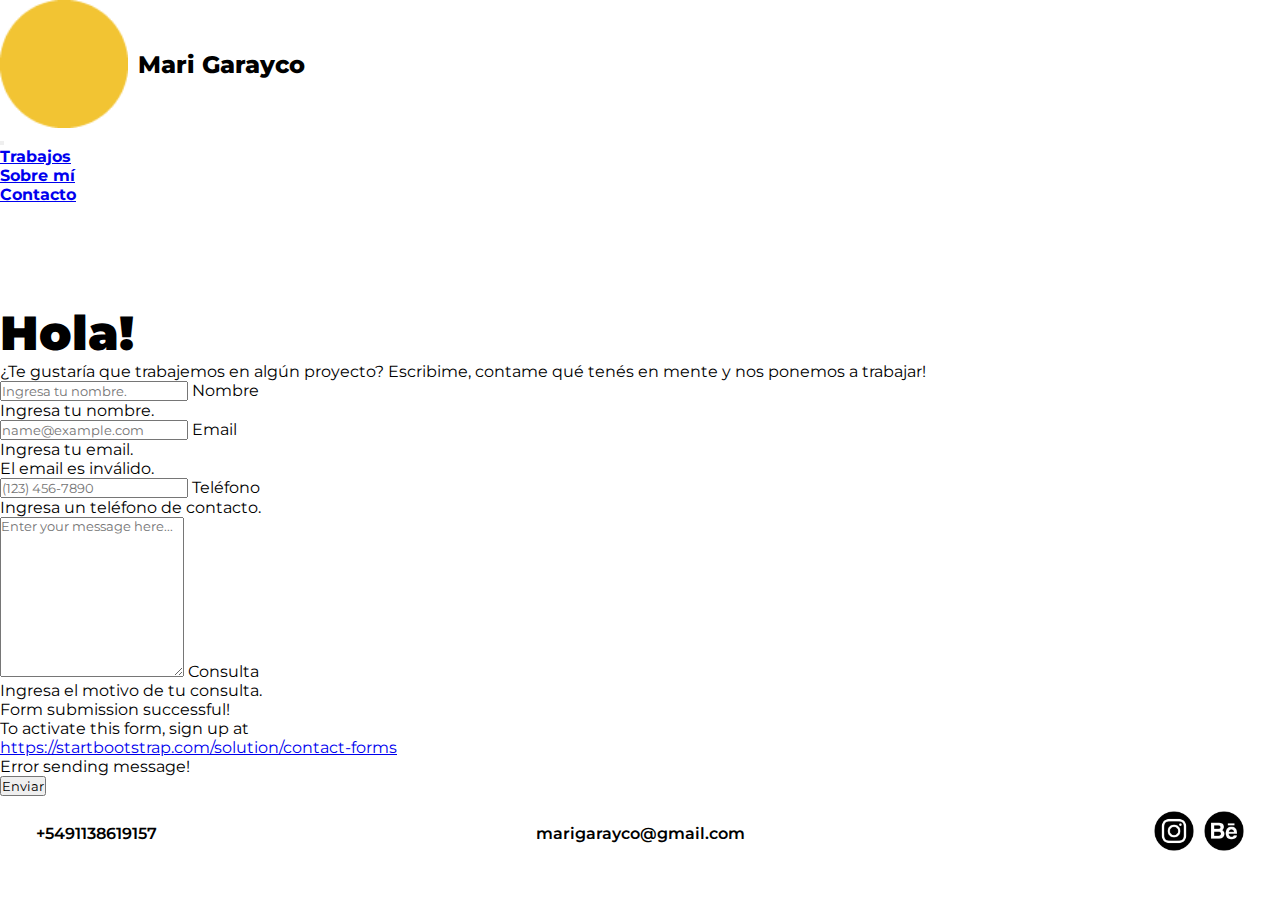
<file: pages/contacto.html>
<!DOCTYPE html>
<html lang="en">
<head>
    <meta charset="UTF-8">
    <meta http-equiv="X-UA-Compatible" content="IE=edge">
    <meta name="viewport" content="width=device-width, initial-scale=1.0">
    <link rel="icon" type="image/x-icon" href="../img/logo.png">
    <!-- TAGS SEO -->
    <title>Mari Garayco | Trabajos</title>
    <meta name="description" content="¿Querés generar contenido fotográfico o audiovisual para tu marca? ¡Contame sobre tu proyecto y charlemos! +5491138619157 // marigarayco@gmail.com">
    <meta name="keywords" content="mari garayco, fotografia, video, diseño, audiovisual, edicion, portfolio, contenido, redes, fotografa, filmmaker, creativo, contacto, mail, telefono">
    <!-- CSS only -->
    <link href="https://cdn.jsdelivr.net/npm/bootstrap@5.2.0-beta1/dist/css/bootstrap.min.css" rel="stylesheet" integrity="sha384-0evHe/X+R7YkIZDRvuzKMRqM+OrBnVFBL6DOitfPri4tjfHxaWutUpFmBp4vmVor" crossorigin="anonymous">
    <!-- FONT MONTSERRAT -->
    <link rel="preconnect" href="https://fonts.googleapis.com">
    <link rel="preconnect" href="https://fonts.gstatic.com" crossorigin>
    <link href="https://fonts.googleapis.com/css2?family=Montserrat:ital,wght@0,300;0,400;0,500;0,600;0,700;0,800;0,900;1,300;1,400;1,500;1,600;1,700;1,800;1,900&display=swap" rel="stylesheet">
    <!-- CSS -->
    <link rel="stylesheet" href="../sass/style.css">

</head>
<body>
    <header id="header">
        <nav class="navbar navbar-expand-lg fixed-top bg-light">
            <div class="container-fluid">
                <a class="navbar-brand logo" href="../index.html">
                    <img src="../img/logo.png" alt="Círculo amarillo" class="logo-circulo">
                    <h2>Mari Garayco</h2>
                </a>
                <button class="navbar-toggler" type="button" data-bs-toggle="collapse" data-bs-target="#navbarNav" aria-controls="navbarNav" aria-expanded="false" aria-label="Toggle navigation">
                    <span class="navbar-toggler-icon"></span>
                </button>
                <div class="collapse navbar-collapse" id="navbarNav">
                    <ul class="navbar-nav">
                        <li class="nav-item">
                            <a class="nav-link" href="./trabajos.html">Trabajos</a>
                        </li>
                        <li class="nav-item">
                            <a class="nav-link" href="./sobre-mi.html">Sobre mí</a>
                        </li>
                        <li class="nav-item">
                            <a class="nav-link" href="./contacto.html">Contacto</a>
                        </li>
                    </ul>
                </div>
            </div>
          </nav>
    </header>

    <section class="page-section" id="contact">
        <div class="container px-4 px-lg-5">
            <div class="row gx-4 gx-lg-5 justify-content-center">
                <div class="col-lg-8 col-xl-6 text-center">
                    <h2 class="mt-0">Hola!</h2>
                    <p class="text-muted mb-5">¿Te gustaría que trabajemos en algún proyecto? Escribime, contame qué tenés en mente y nos ponemos a trabajar!</p>
                </div>
            </div>
            <div class="row gx-4 gx-lg-5 justify-content-center mb-5">
                <div class="col-lg-6">
                    <!-- * * * * * * * * * * * * * * *-->
                    <!-- * * SB Forms Contact Form * *-->
                    <!-- * * * * * * * * * * * * * * *-->
                    <!-- This form is pre-integrated with SB Forms.-->
                    <!-- To make this form functional, sign up at-->
                    <!-- https://startbootstrap.com/solution/contact-forms-->
                    <!-- to get an API token!-->
                    <form id="contactForm" data-sb-form-api-token="API_TOKEN">
                        <!-- Name input-->
                        <div class="form-floating mb-3">
                            <input class="form-control" id="name" type="text" placeholder="Ingresa tu nombre." data-sb-validations="required" />
                            <label for="name">Nombre</label>
                            <div class="invalid-feedback" data-sb-feedback="name:required">Ingresa tu nombre.</div>
                        </div>
                        <!-- Email address input-->
                        <div class="form-floating mb-3">
                            <input class="form-control" id="email" type="email" placeholder="name@example.com" data-sb-validations="required,email" />
                            <label for="email">Email</label>
                            <div class="invalid-feedback" data-sb-feedback="email:required">Ingresa tu email.</div>
                            <div class="invalid-feedback" data-sb-feedback="email:email">El email es inválido.</div>
                        </div>
                        <!-- Phone number input-->
                        <div class="form-floating mb-3">
                            <input class="form-control" id="phone" type="tel" placeholder="(123) 456-7890" data-sb-validations="required" />
                            <label for="phone">Teléfono</label>
                            <div class="invalid-feedback" data-sb-feedback="phone:required">Ingresa un teléfono de contacto.</div>
                        </div>
                        <!-- Message input-->
                        <div class="form-floating mb-3">
                            <textarea class="form-control" id="message" type="text" placeholder="Enter your message here..." style="height: 10rem" data-sb-validations="required"></textarea>
                            <label for="message">Consulta</label>
                            <div class="invalid-feedback" data-sb-feedback="message:required">Ingresa el motivo de tu consulta.</div>
                        </div>
                        <!-- Submit success message-->
                        <!---->
                        <!-- This is what your users will see when the form-->
                        <!-- has successfully submitted-->
                        <div class="d-none" id="submitSuccessMessage">
                            <div class="text-center mb-3">
                                <div class="fw-bolder">Form submission successful!</div>
                                To activate this form, sign up at
                                <br />
                                <a href="https://startbootstrap.com/solution/contact-forms">https://startbootstrap.com/solution/contact-forms</a>
                            </div>
                        </div>
                        <!-- Submit error message-->
                        <!---->
                        <!-- This is what your users will see when there is-->
                        <!-- an error submitting the form-->
                        <div class="d-none" id="submitErrorMessage"><div class="text-center text-danger mb-3">Error sending message!</div></div>
                        <!-- Submit Button-->
                        <div class="d-grid"><button class="btn btn-primary btn-xl disabled" id="submitButton" type="submit">Enviar</button></div>
                    </form>
                </div>
            </div>
            <div class="row gx-4 gx-lg-5 justify-content-center">
                
            </div>
        </div>
    </section>

    <footer id="pie">
        <div class="pie-izq">
            <a href="https://wa.me/5491138519157" target="_blank" class="pie__numero">+5491138619157</a> 
            <a href="mailto:marigarayco@gmail.com" target="_blank" class="pie__mail">marigarayco@gmail.com</a>
        </div>
        <div class="pie-der">
            <a href="https://www.instagram.com/marigarayco/" target="_blank">
                <img src="../img/icono-instagram-relleno.png" alt="Logo Instagram" class="redes">
            </a>
            <a href="https://www.behance.net/marigarayco" target="_blank">
                <img src="../img/icono-behance-relleno.png" alt="Logo Behance" class="redes">
            </a>
        </div>
    </footer>

<!-- JavaScript Bundle with Popper -->
<script src="https://cdn.jsdelivr.net/npm/bootstrap@5.2.0-beta1/dist/js/bootstrap.bundle.min.js" integrity="sha384-pprn3073KE6tl6bjs2QrFaJGz5/SUsLqktiwsUTF55Jfv3qYSDhgCecCxMW52nD2" crossorigin="anonymous"></script> 
</body>
</html>
</file>
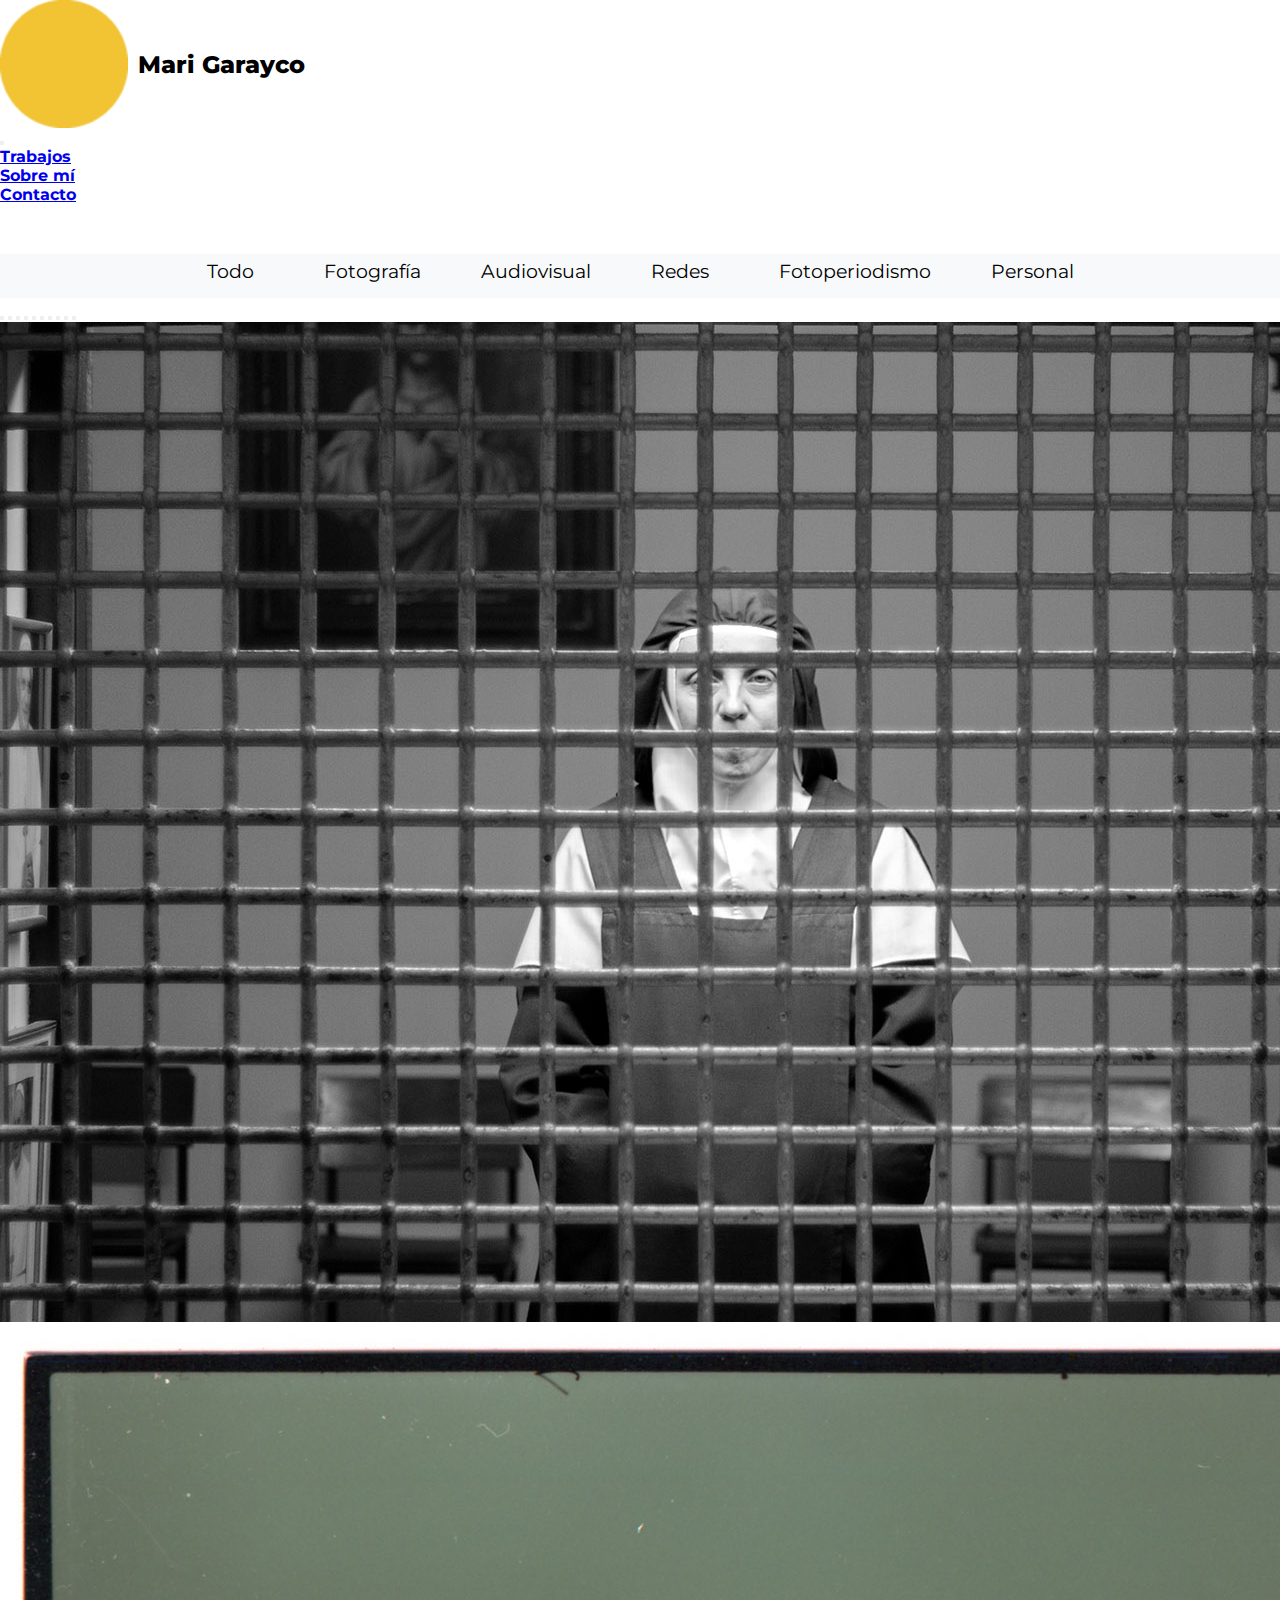
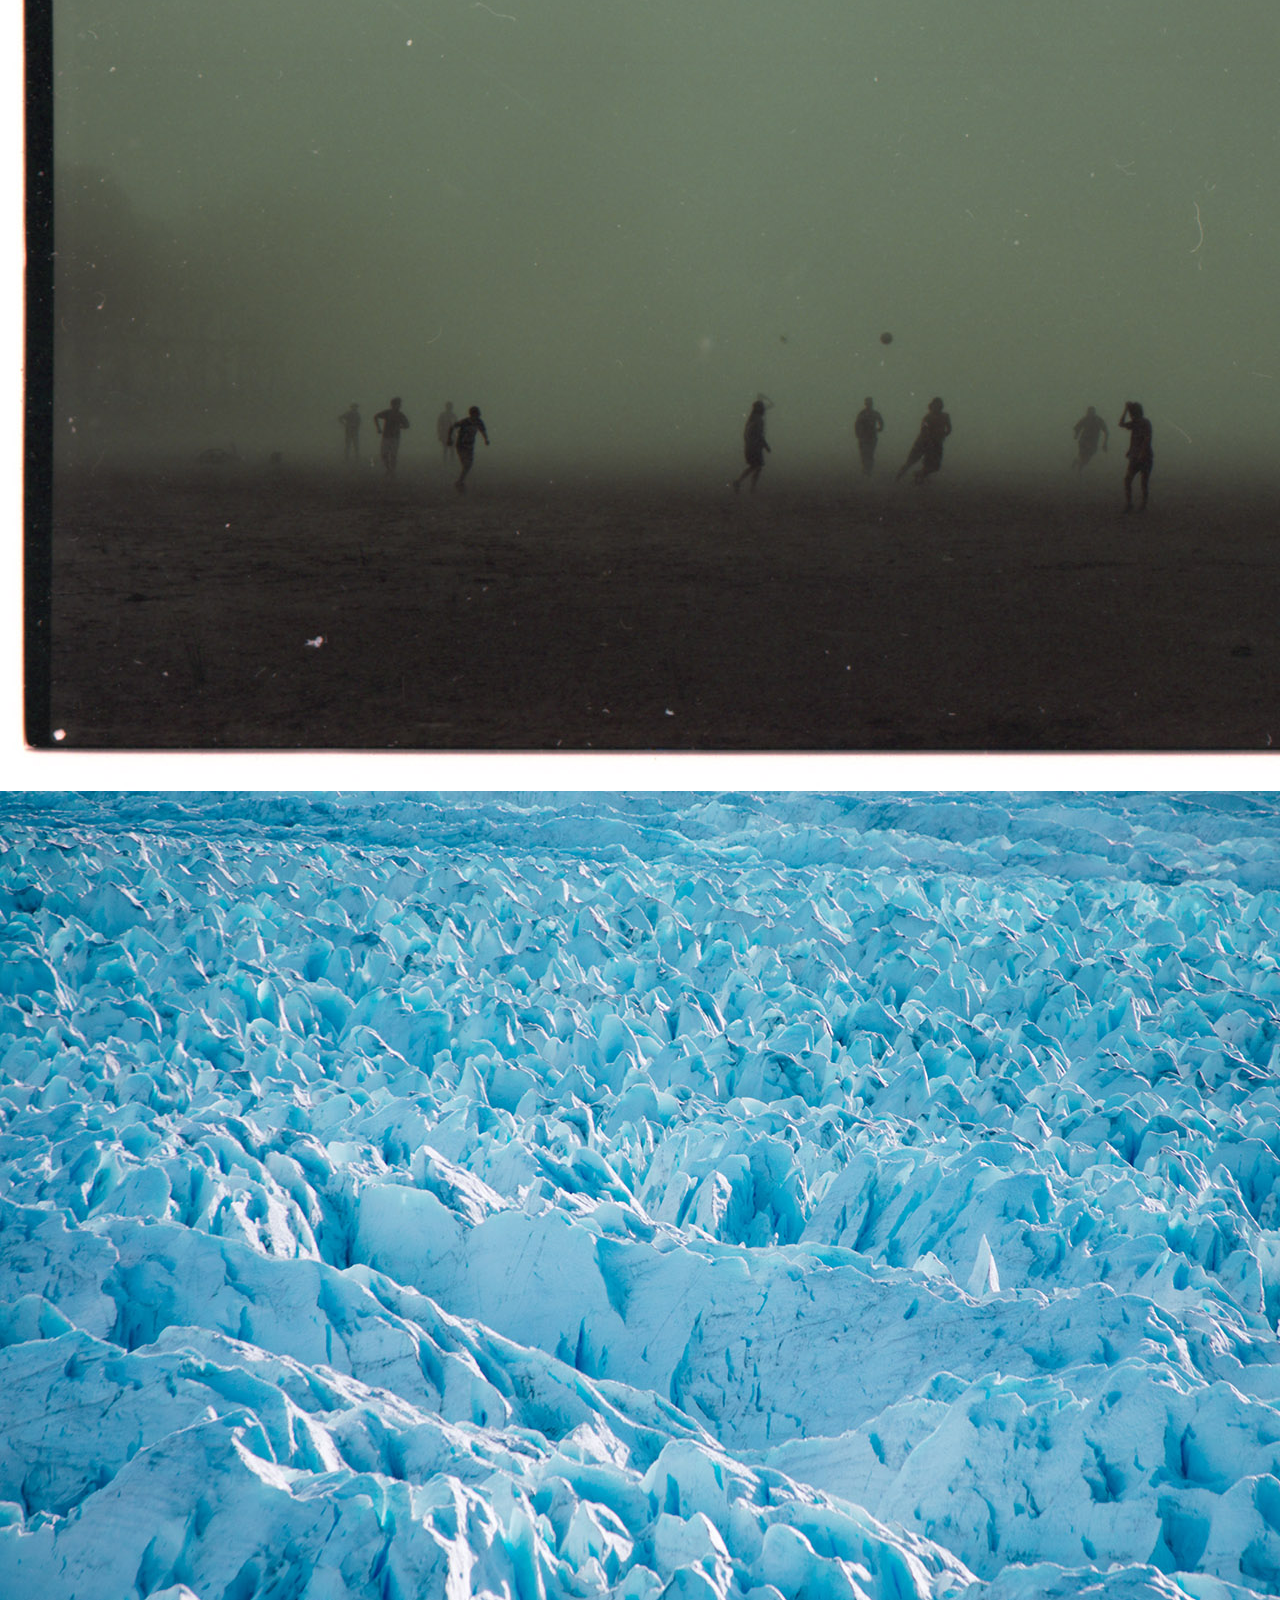
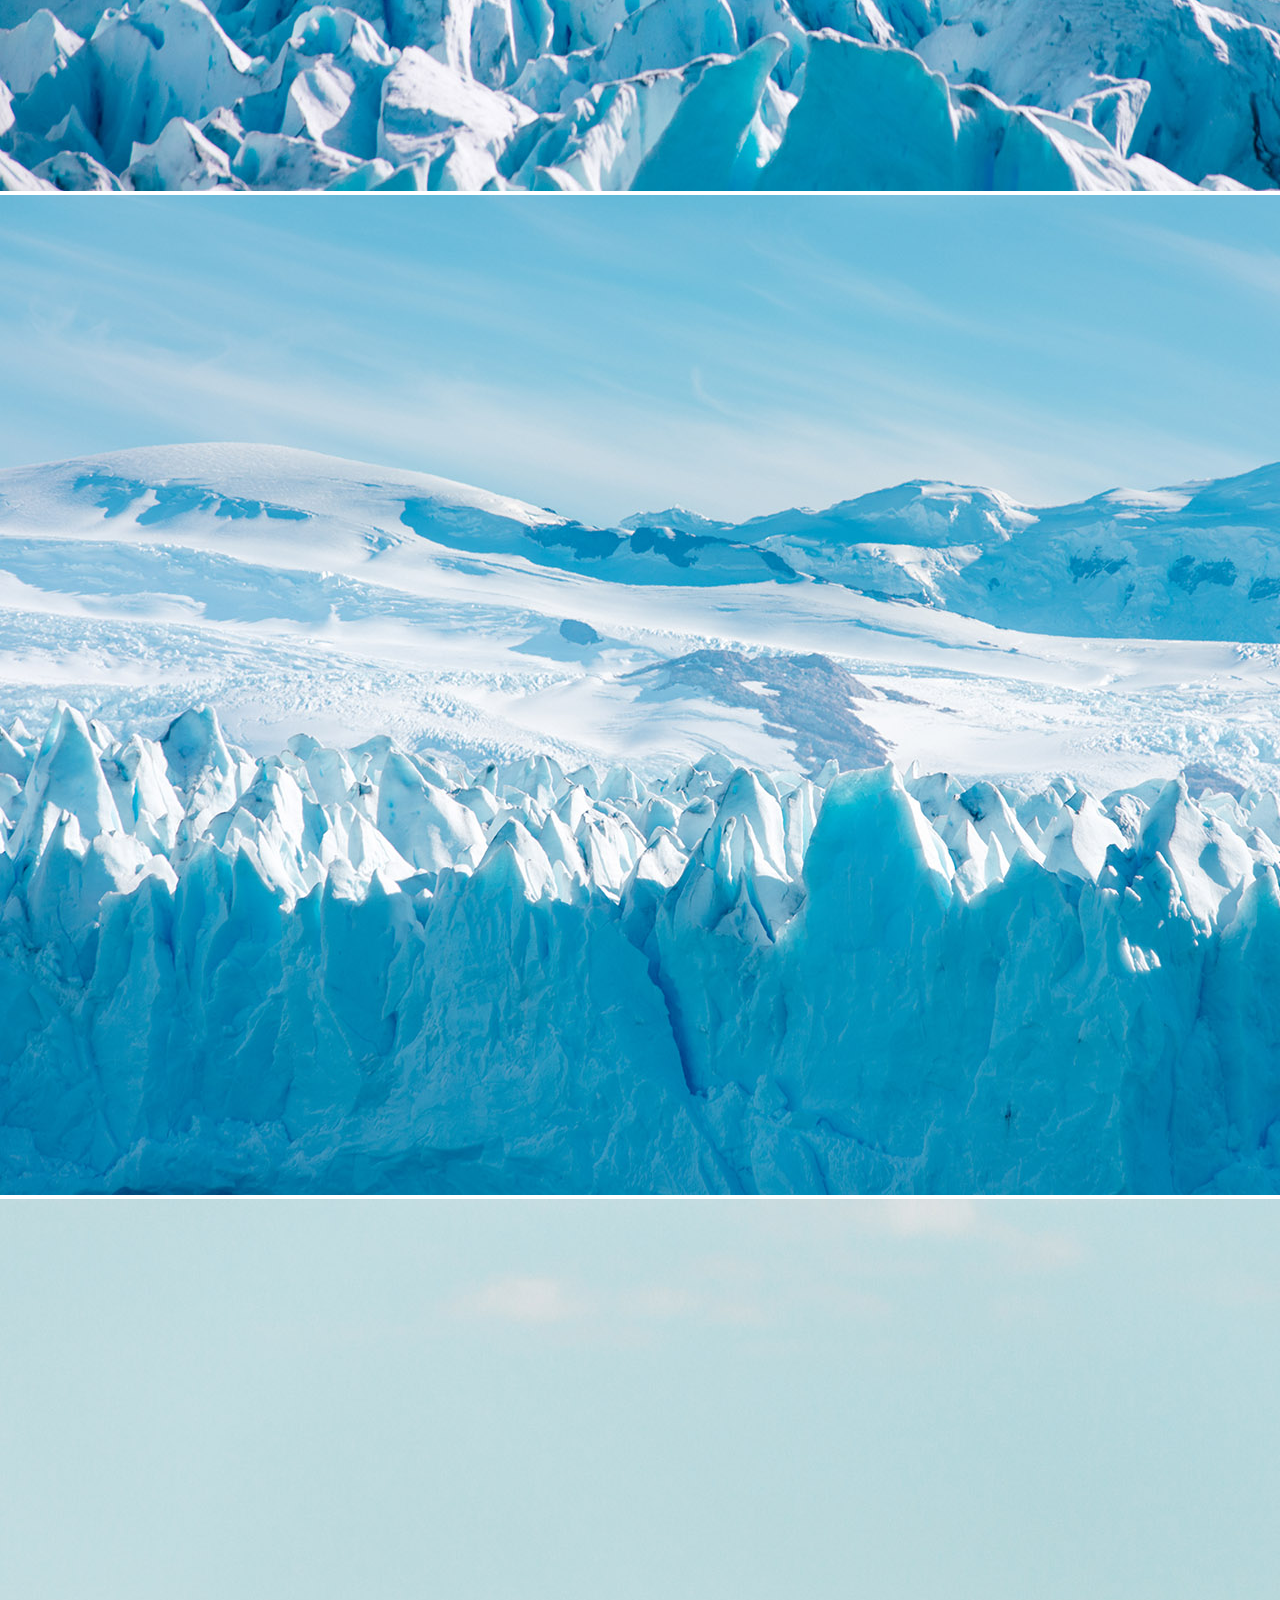
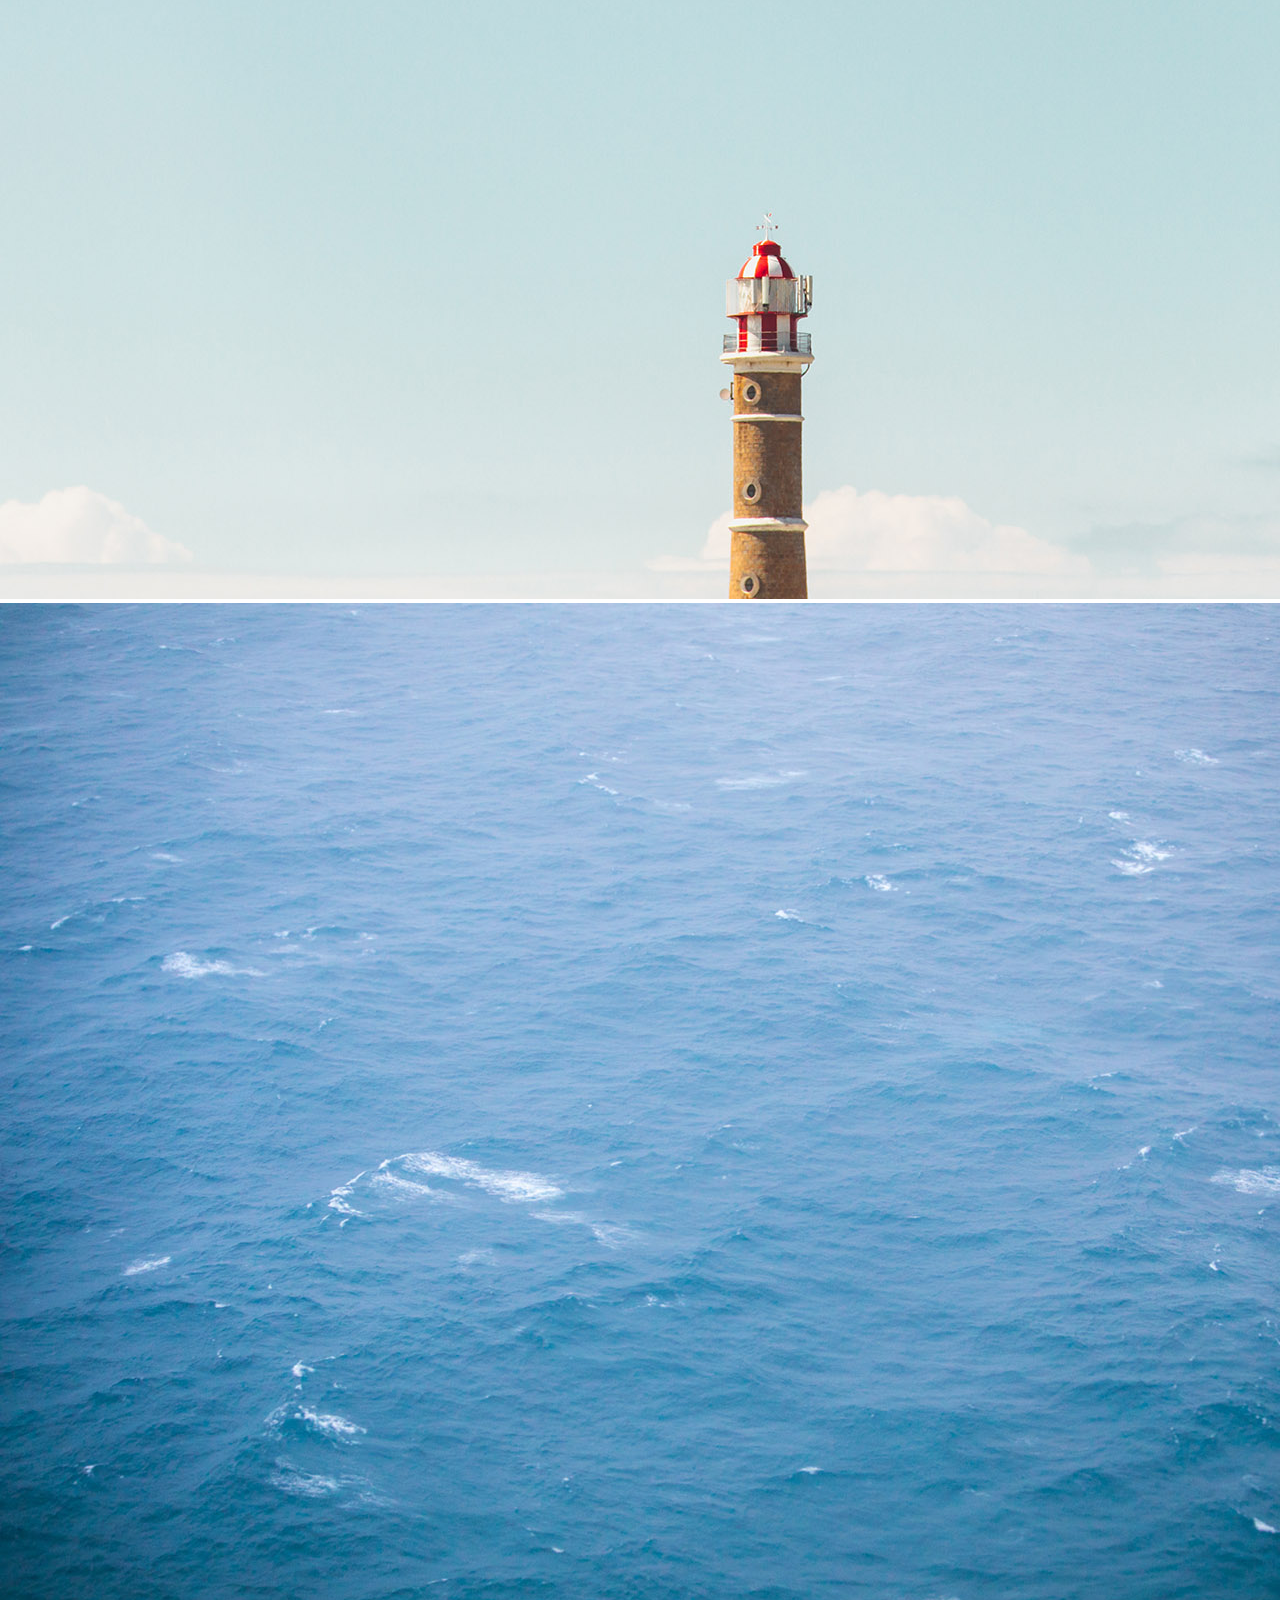
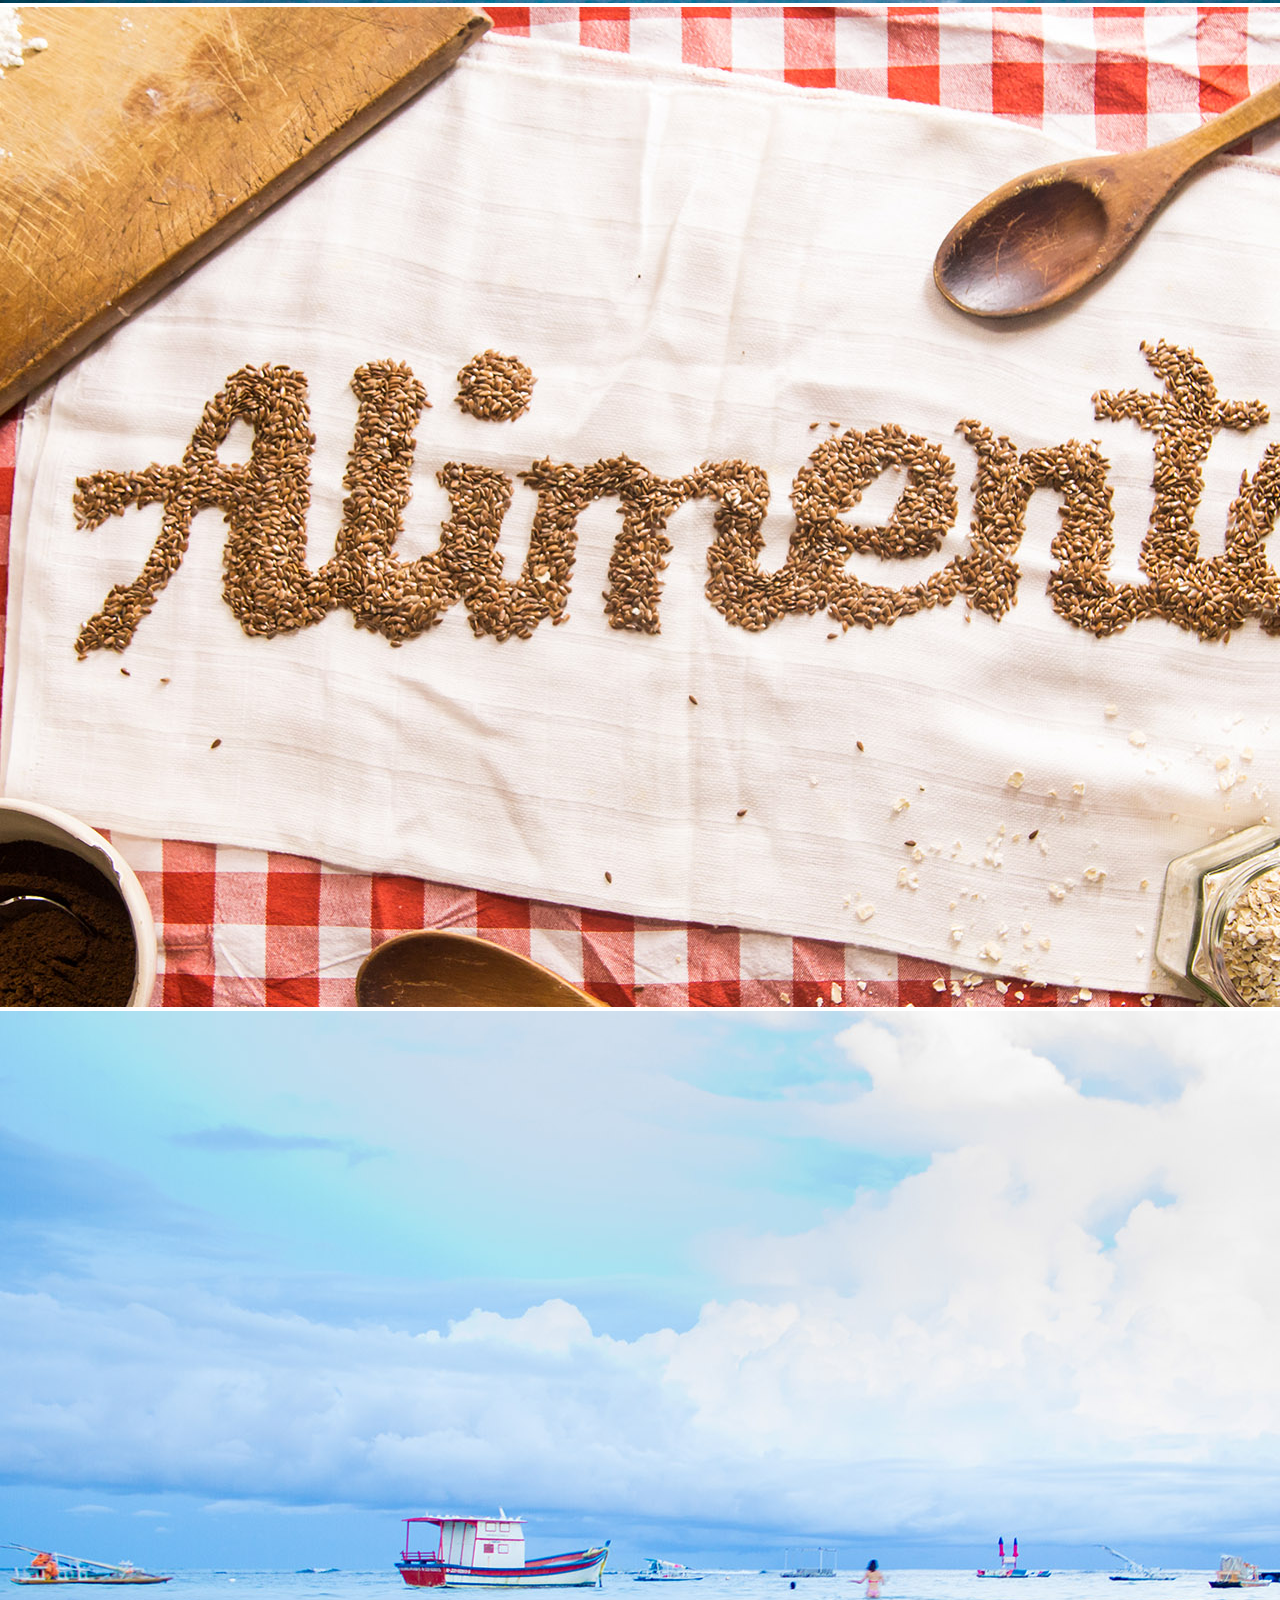
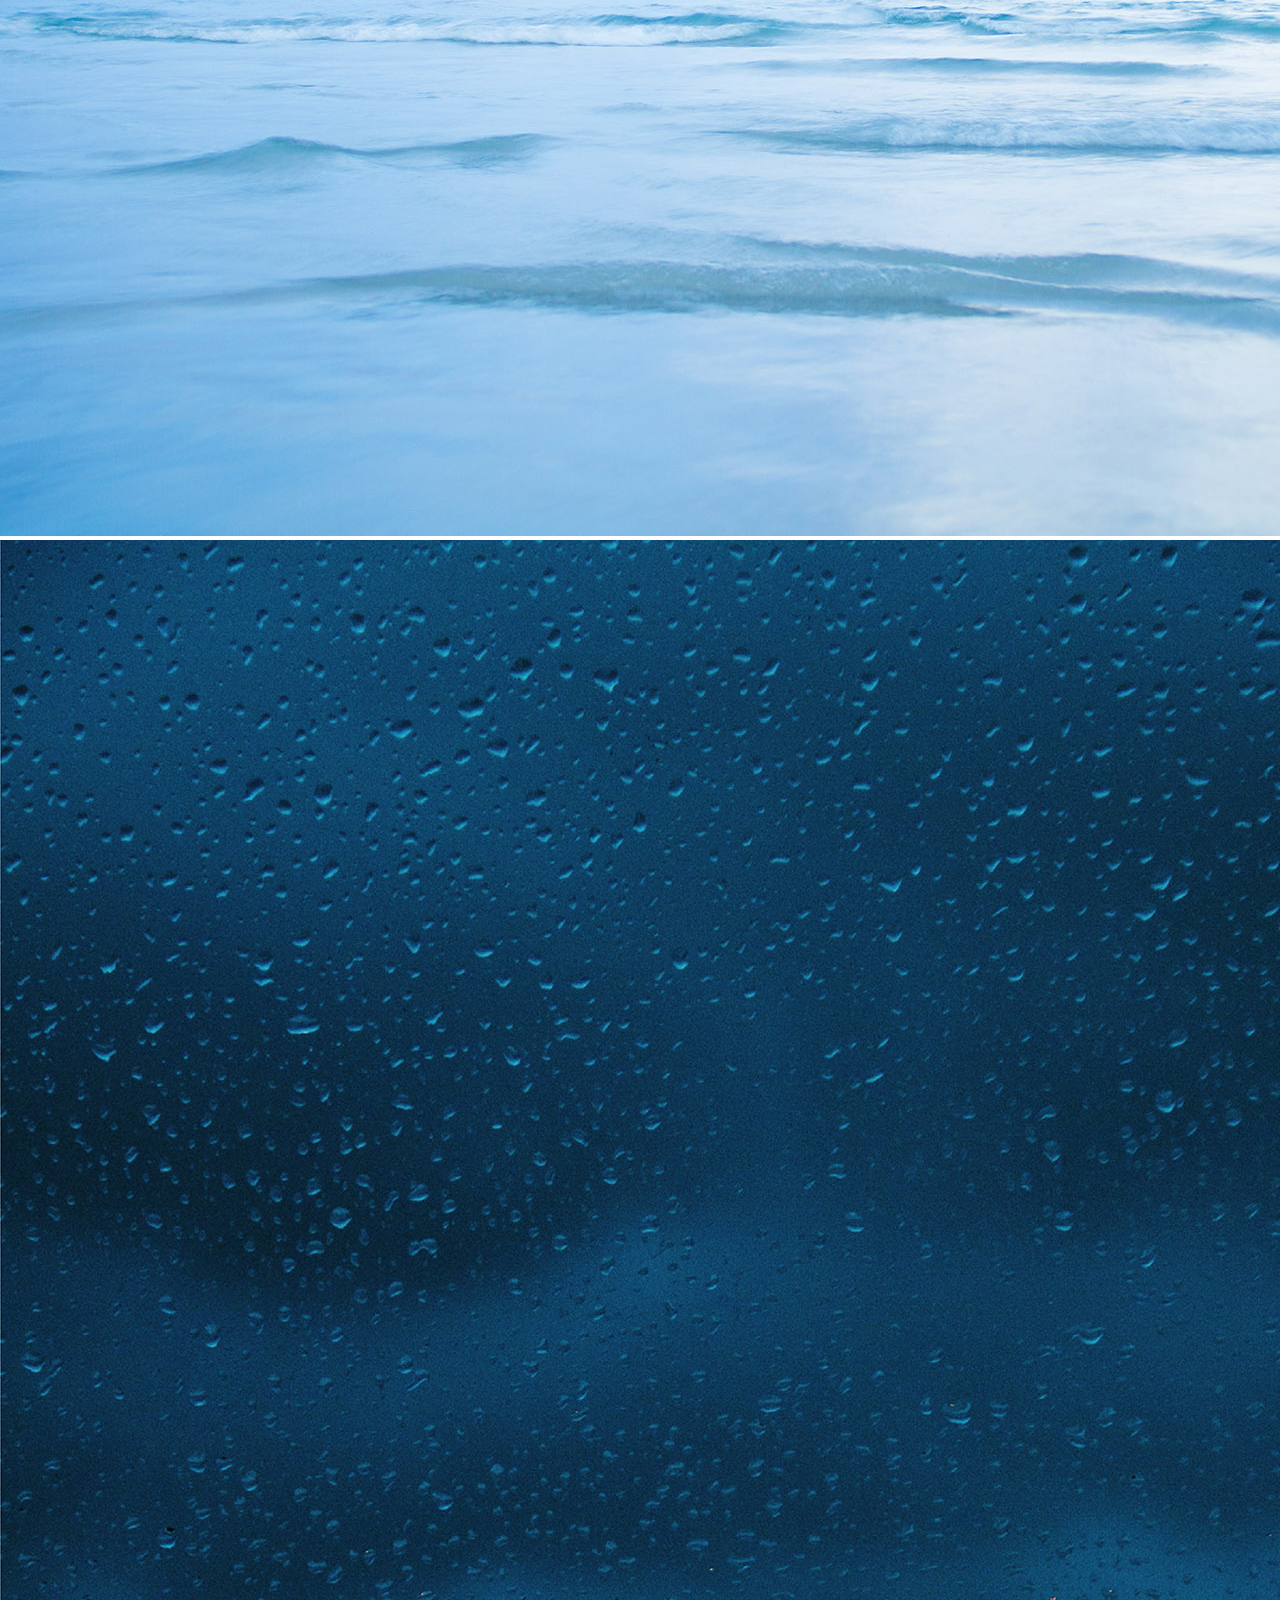
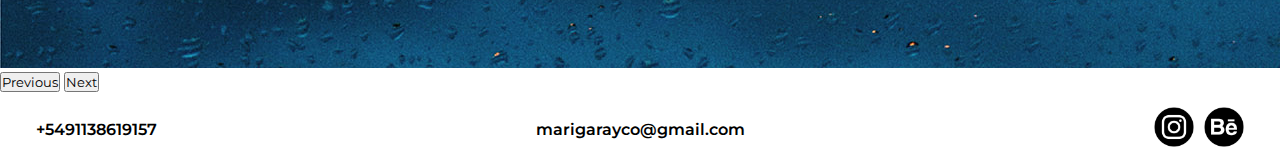
<file: pages/personal.html>
<!DOCTYPE html>
<html lang="en">
<head>
    <meta charset="UTF-8">
    <meta http-equiv="X-UA-Compatible" content="IE=edge">
    <meta name="viewport" content="width=device-width, initial-scale=1.0">
    <link rel="icon" type="image/x-icon" href="../img/logo.png">
    <!-- TAGS SEO -->
    <title>Mari Garayco | Trabajos</title>
    <meta name="description" content="Diseño, dirección y producción de contenido fotográfico y audiovisual de piezas acorde al proyecto del cliente.">
    <meta name="keywords" content="mari garayco, fotografia, video, diseño, audiovisual, edicion, portfolio, contenido, redes, fotografa, filmmaker, creativo, trabajos, portfolio">
    <!-- CSS only -->
    <link href="https://cdn.jsdelivr.net/npm/bootstrap@5.2.0-beta1/dist/css/bootstrap.min.css" rel="stylesheet" integrity="sha384-0evHe/X+R7YkIZDRvuzKMRqM+OrBnVFBL6DOitfPri4tjfHxaWutUpFmBp4vmVor" crossorigin="anonymous">
    <!-- FONT MONTSERRAT -->
    <link rel="preconnect" href="https://fonts.googleapis.com">
    <link rel="preconnect" href="https://fonts.gstatic.com" crossorigin>
    <link href="https://fonts.googleapis.com/css2?family=Montserrat:ital,wght@0,300;0,400;0,500;0,600;0,700;0,800;0,900;1,300;1,400;1,500;1,600;1,700;1,800;1,900&display=swap" rel="stylesheet">
    <!-- CSS -->
    <link rel="stylesheet" href="../sass/style.css">
</head>
<body>
    <header id="header">
        <nav class="navbar navbar-expand-lg fixed-top bg-light">
            <div class="container-fluid">
                <a class="navbar-brand logo" href="../index.html">
                    <img src="../img/logo.png" alt="Círculo amarillo" class="logo-circulo">
                    <h2>Mari Garayco</h2>
                </a>
                <button class="navbar-toggler" type="button" data-bs-toggle="collapse" data-bs-target="#navbarNav" aria-controls="navbarNav" aria-expanded="false" aria-label="Toggle navigation">
                    <span class="navbar-toggler-icon"></span>
                </button>
                <div class="collapse navbar-collapse" id="navbarNav">
                    <ul class="navbar-nav">
                        <li class="nav-item">
                            <a class="nav-link" href="./trabajos.html">Trabajos</a>
                        </li>
                        <li class="nav-item">
                            <a class="nav-link" href="./sobre-mi.html">Sobre mí</a>
                        </li>
                        <li class="nav-item">
                            <a class="nav-link" href="./contacto.html">Contacto</a>
                        </li>
                    </ul>
                </div>
            </div>
          </nav>
    </header>
    <nav class="nav-trabajos">
        <div class="nav-trabajos-contenedor">
            <ul>
                <li><a href="./trabajos.html">Todo</a></li>
            </ul>
        </div>
        <div class="nav-trabajos-contenedor">
            <ul>
                <li><a href="#">Fotografía</a></li>
                <li><a href="#">Audiovisual</a></li>
                <li><a href="#">Redes</a></li>
                </ul>
            </div>
            <div class="nav-trabajos-contenedor">
                <ul>
                <li><a href="#">Fotoperiodismo</a></li>
                <li><a href="#">Personal</a></li>
            </ul>
        </div>
    </nav>

    <main>
        <div id="carouselExampleIndicators" class="carousel slide" data-bs-ride="true">
            <div class="carousel-indicators">
              <button type="button" data-bs-target="#carouselExampleIndicators" data-bs-slide-to="0" class="active" aria-current="true" aria-label="Slide 1"></button>
              <button type="button" data-bs-target="#carouselExampleIndicators" data-bs-slide-to="1" aria-label="Slide 2"></button>
              <button type="button" data-bs-target="#carouselExampleIndicators" data-bs-slide-to="2" aria-label="Slide 3"></button>
              <button type="button" data-bs-target="#carouselExampleIndicators" data-bs-slide-to="3" aria-label="Slide 4"></button>
              <button type="button" data-bs-target="#carouselExampleIndicators" data-bs-slide-to="4" aria-label="Slide 5"></button>
              <button type="button" data-bs-target="#carouselExampleIndicators" data-bs-slide-to="7" aria-label="Slide 6"></button>
              <button type="button" data-bs-target="#carouselExampleIndicators" data-bs-slide-to="8" aria-label="Slide 7"></button>
              <button type="button" data-bs-target="#carouselExampleIndicators" data-bs-slide-to="9" aria-label="Slide 8"></button>
              <button type="button" data-bs-target="#carouselExampleIndicators" data-bs-slide-to="10" aria-label="Slide 9"></button>
              <button type="button" data-bs-target="#carouselExampleIndicators" data-bs-slide-to="11" aria-label="Slide 10"></button>

            </div>
            <div class="carousel-inner">
              <div class="carousel-item active">
                <img src="../img/img-portfolio-personal/portfolio-personal-01.jpg" class="d-block w-100" alt="...">
              </div>
              <div class="carousel-item">
                <img src="../img/img-portfolio-personal/portfolio-personal-02.jpg" class="d-block w-100" alt="...">
              </div>
              <div class="carousel-item">
                <img src="../img/img-portfolio-personal/portfolio-personal-04.jpg" class="d-block w-100" alt="...">
              </div>
              <div class="carousel-item">
                <img src="../img/img-portfolio-personal/portfolio-personal-05.jpg" class="d-block w-100" alt="...">
              </div>
              <div class="carousel-item">
                <img src="../img/img-portfolio-personal/portfolio-personal-06.jpg" class="d-block w-100" alt="...">
              </div>
              <div class="carousel-item">
                <img src="../img/img-portfolio-personal/portfolio-personal-07.jpg" class="d-block w-100" alt="...">
              </div>
              <div class="carousel-item">
                <img src="../img/img-portfolio-personal/portfolio-personal-08.jpg" class="d-block w-100" alt="...">
              </div>
              <div class="carousel-item">
                <img src="../img/img-portfolio-personal/portfolio-personal-09.jpg" class="d-block w-100" alt="...">
              </div>
              <div class="carousel-item">
                <img src="../img/img-portfolio-personal/portfolio-personal-10.jpg" class="d-block w-100" alt="...">
              </div>
            </div>
            <button class="carousel-control-prev" type="button" data-bs-target="#carouselExampleIndicators" data-bs-slide="prev">
              <span class="carousel-control-prev-icon" aria-hidden="true"></span>
              <span class="visually-hidden">Previous</span>
            </button>
            <button class="carousel-control-next" type="button" data-bs-target="#carouselExampleIndicators" data-bs-slide="next">
              <span class="carousel-control-next-icon" aria-hidden="true"></span>
              <span class="visually-hidden">Next</span>
            </button>
          </div>
    </main>

    <footer id="pie">
        <div class="pie-izq">
            <a href="https://wa.me/5491138519157" target="_blank" class="pie__numero">+5491138619157</a> 
            <a href="mailto:marigarayco@gmail.com" target="_blank" class="pie__mail">marigarayco@gmail.com</a>
        </div>
        <div class="pie-der">
            <a href="https://www.instagram.com/marigarayco/" target="_blank">
                <img src="../img/icono-instagram-relleno.png" alt="Logo Instagram" class="redes">
            </a>
            <a href="https://www.behance.net/marigarayco" target="_blank">
                <img src="../img/icono-behance-relleno.png" alt="Logo Behance" class="redes">
            </a>
        </div>
    </footer>

<!-- JavaScript Bundle with Popper -->
<script src="https://cdn.jsdelivr.net/npm/bootstrap@5.2.0-beta1/dist/js/bootstrap.bundle.min.js" integrity="sha384-pprn3073KE6tl6bjs2QrFaJGz5/SUsLqktiwsUTF55Jfv3qYSDhgCecCxMW52nD2" crossorigin="anonymous"></script> 
</body>
</html>
</file>
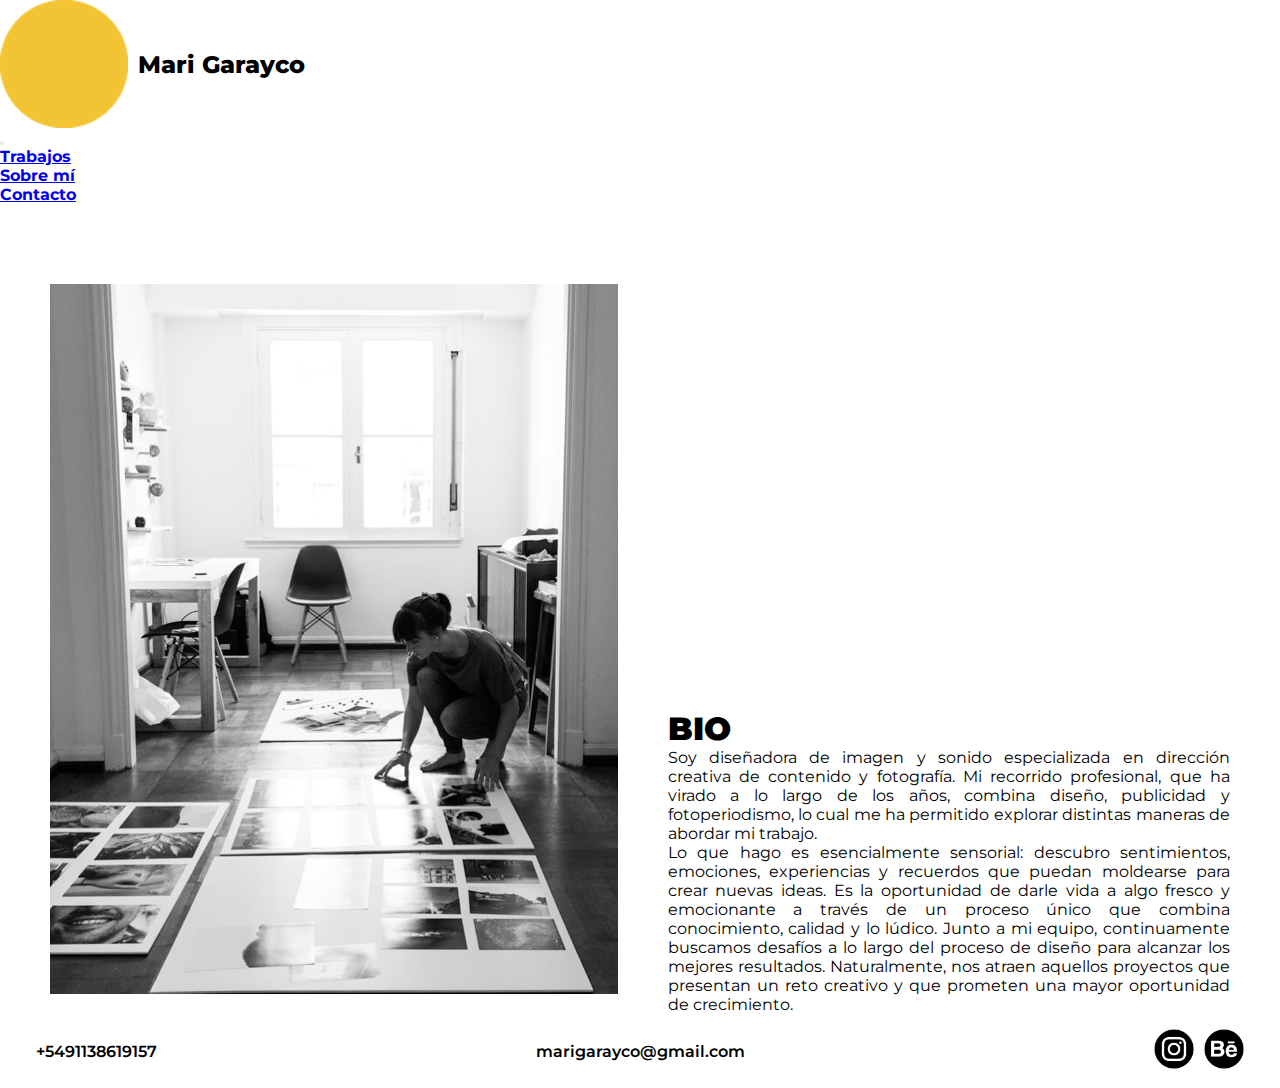
<file: pages/sobre-mi.html>
<!DOCTYPE html>
<html lang="en">
<head>
    <meta charset="UTF-8">
    <meta http-equiv="X-UA-Compatible" content="IE=edge">
    <meta name="viewport" content="width=device-width, initial-scale=1.0">
    <link rel="icon" type="image/x-icon" href="../img/logo.png">
    <!-- TAGS SEO -->
    <title>Mari Garayco | Trabajos</title>
    <meta name="description" content="Soy fotógrafa y realizadora audiovisual, especializada en dirección creativa de contenido.">
    <meta name="keywords" content="mari garayco, fotografia, video, diseño, audiovisual, edicion, portfolio, contenido, redes, fotografa, filmmaker, creativo, sobre mi, about, biografia">

    <!-- CSS only -->
    <link href="https://cdn.jsdelivr.net/npm/bootstrap@5.2.0-beta1/dist/css/bootstrap.min.css" rel="stylesheet" integrity="sha384-0evHe/X+R7YkIZDRvuzKMRqM+OrBnVFBL6DOitfPri4tjfHxaWutUpFmBp4vmVor" crossorigin="anonymous">
    <!-- FONT MONTSERRAT -->
    <link rel="preconnect" href="https://fonts.googleapis.com">
    <link rel="preconnect" href="https://fonts.gstatic.com" crossorigin>
    <link href="https://fonts.googleapis.com/css2?family=Montserrat:ital,wght@0,300;0,400;0,500;0,600;0,700;0,800;0,900;1,300;1,400;1,500;1,600;1,700;1,800;1,900&display=swap" rel="stylesheet">
    <!-- CSS -->
    <link rel="stylesheet" href="../sass/style.css">
</head>
<body>
    <header id="header">
        <nav class="navbar navbar-expand-lg fixed-top bg-light">
            <div class="container-fluid">
                <a class="navbar-brand logo" href="../index.html">
                    <img src="../img/logo.png" alt="Círculo amarillo" class="logo-circulo">
                    <h2>Mari Garayco</h2>
                </a>
                <button class="navbar-toggler" type="button" data-bs-toggle="collapse" data-bs-target="#navbarNav" aria-controls="navbarNav" aria-expanded="false" aria-label="Toggle navigation">
                    <span class="navbar-toggler-icon"></span>
                </button>
                <div class="collapse navbar-collapse" id="navbarNav">
                    <ul class="navbar-nav">
                        <li class="nav-item">
                            <a class="nav-link" href="./trabajos.html">Trabajos</a>
                        </li>
                        <li class="nav-item">
                            <a class="nav-link" href="./sobre-mi.html">Sobre mí</a>
                        </li>
                        <li class="nav-item">
                            <a class="nav-link" href="./contacto.html">Contacto</a>
                        </li>
                    </ul>
                </div>
            </div>
          </nav>
    </header>

    <main id="sobre-mi">
        <img src="../img/sobre-mi.jpeg" alt="">
        <div class="sobre-mi_contenedor">
            <h1>BIO</h1>
            <p>Soy diseñadora de imagen y sonido especializada en dirección creativa de contenido y fotografía.
            Mi recorrido profesional, que ha virado a lo largo de los años, combina diseño, publicidad y fotoperiodismo, lo cual me ha permitido explorar distintas maneras de abordar mi trabajo.</p>
            <p>Lo que hago es esencialmente sensorial: descubro sentimientos, emociones, experiencias y recuerdos que puedan moldearse para crear nuevas ideas. Es la oportunidad de darle vida a algo fresco y emocionante a través de un proceso único que combina conocimiento, calidad y lo lúdico.
            Junto a mi equipo, continuamente buscamos desafíos a lo largo del proceso de diseño para alcanzar los mejores resultados. Naturalmente, nos atraen aquellos proyectos que presentan un reto creativo y que prometen una mayor oportunidad de crecimiento.</p>
        </div>
    </main>

    <footer id="pie">
        <div class="pie-izq">
            <a href="https://wa.me/54h2138519157" target="_blank" class="pie__numero">+5491138619157</a> 
            <a href="mailto:marigarayco@gmail.com" target="_blank" class="pie__mail">marigarayco@gmail.com</a>
        </div>
        <div class="pie-der">
            <a href="https://www.instagram.com/marigarayco/" target="_blank">
                <img src="../img/icono-instagram-relleno.png" alt="Logo Instagram" class="redes">
            </a>
            <a href="https://www.behance.net/marigarayco" target="_blank">
                <img src="../img/icono-behance-relleno.png" alt="Logo Behance" class="redes">
            </a>
        </div>
    </footer>

<!-- JavaScript Bundle with Popper -->
<script src="https://cdn.jsdelivr.net/npm/bootstrap@5.2.0-beta1/dist/js/bootstrap.bundle.min.js" integrity="sha384-pprn3073KE6tl6bjs2QrFaJGz5/SUsLqktiwsUTF55Jfv3qYSDhgCecCxMW52nD2" crossorigin="anonymous"></script> 
</body>
</html>
</file>
<file: sass/style.css>
* {
  margin: 0;
  padding: 0;
  -webkit-box-sizing: border-box;
          box-sizing: border-box;
  font-family: 'Montserrat', sans-serif;
}

/* EXTENDS */
.centrar, #servicios .separador-frase, #servicios .seccion-servicios .servicios-imagen, .nav-trabajos, .nav-trabajos .nav-trabajos-contenedor, .nav-trabajos .nav-trabajos-contenedor ul, #grilla-trabajos .grilla-item .item-contenedor, #grilla-trabajos .grilla-item .item-contenedor .item-info {
  display: -webkit-box;
  display: -ms-flexbox;
  display: flex;
  -webkit-box-pack: center;
      -ms-flex-pack: center;
          justify-content: center;
  -webkit-box-align: center;
      -ms-flex-align: center;
          align-items: center;
}

/* ENCABEZADO */
#header {
  width: 100vw;
}

#header .navbar {
  width: 100vw;
}

#header .navbar div .logo {
  display: -webkit-box;
  display: -ms-flexbox;
  display: flex;
  -webkit-box-align: center;
      -ms-flex-align: center;
          align-items: center;
  text-decoration: none;
  color: black;
}

#header .navbar div .logo .logo-circulo {
  width: 10%;
  height: 10%;
}

#header .navbar div .logo h2 {
  margin: 0px 0px 0px 10px;
  font-size: 1.5rem;
  font-weight: 800;
}

#header .navbar div #navbarNav .navbar-nav .nav-item .nav-link {
  text-align: center;
  font-size: 1rem;
  font-weight: 700;
}

#header .navbar div #navbarNav .navbar-nav .nav-item .nav-link:hover {
  color: black;
}

/* INDEX */
/* INDEX PORTADA */
#portada .portada-contenedor {
  height: 100vh;
  display: -webkit-box;
  display: -ms-flexbox;
  display: flex;
  -webkit-box-pack: center;
      -ms-flex-pack: center;
          justify-content: center;
  -webkit-box-align: top;
      -ms-flex-align: top;
          align-items: top;
}

#portada .portada-contenedor .portada-foto {
  position: fixed;
  height: 100%;
  z-index: -10;
}

/* INDEX SERVICIOS */
#servicios {
  background: white;
  /* MAPS */
}

#servicios .separador-frase {
  background-color: white;
  height: 200px;
  width: 100vw;
  padding: 0px 30px 0px 30px;
  position: -webkit-sticky;
  position: sticky;
  top: 0;
  z-index: 8;
}

#servicios .separador-frase h1 {
  text-align: center;
  font-weight: 900;
  font-size: 3rem;
  margin-top: 50px;
}

#servicios .seccion-servicios {
  height: 70vh;
  display: -webkit-box;
  display: -ms-flexbox;
  display: flex;
}

#servicios .seccion-servicios .servicios-imagen {
  height: 70vh;
  width: 60vw;
  z-index: 4;
  overflow: hidden;
}

#servicios .seccion-servicios .servicios-imagen img {
  height: 100%;
}

#servicios .seccion-servicios .servicios-imagen video {
  height: 100%;
  right: 0;
}

#servicios .seccion-servicios .titular-der {
  background: white;
  height: 70vh;
  width: 40vw;
  z-index: 6;
  display: -webkit-box;
  display: -ms-flexbox;
  display: flex;
  -webkit-box-align: end;
      -ms-flex-align: end;
          align-items: flex-end;
  -webkit-transition: 0.5s;
  transition: 0.5s;
  -webkit-box-pack: end;
      -ms-flex-pack: end;
          justify-content: flex-end;
  padding-right: 20px;
}

#servicios .seccion-servicios .titular-der a {
  text-decoration: none;
}

#servicios .seccion-servicios .titular-der a h2 {
  font-size: 2.5rem;
  font-weight: 800;
  text-align: right;
  padding: 20px 0px 30px 0px;
}

#servicios .seccion-servicios .titular-izq {
  background: white;
  height: 70vh;
  width: 40vw;
  z-index: 6;
  display: -webkit-box;
  display: -ms-flexbox;
  display: flex;
  -webkit-box-align: end;
      -ms-flex-align: end;
          align-items: flex-end;
  -webkit-transition: 0.5s;
  transition: 0.5s;
  -webkit-box-pack: start;
      -ms-flex-pack: start;
          justify-content: flex-start;
  padding-left: 20px;
}

#servicios .seccion-servicios .titular-izq a {
  text-decoration: none;
}

#servicios .seccion-servicios .titular-izq a h2 {
  font-size: 2.5rem;
  font-weight: 800;
  text-align: right;
  padding: 20px 0px 30px 0px;
}

#servicios .seccion-fotografia .titular-fotografia a h2 {
  color: #ffbd39;
  border-top: solid 2px #ffbd39;
  -webkit-transition: 0.5s;
  transition: 0.5s;
}

#servicios .seccion-fotografia:hover .titular-fotografia {
  background: #ffbd39;
}

#servicios .seccion-audiovisual .titular-audiovisual a h2 {
  color: #558aae;
  border-top: solid 2px #558aae;
  -webkit-transition: 0.5s;
  transition: 0.5s;
}

#servicios .seccion-audiovisual:hover .titular-audiovisual {
  background: #558aae;
}

#servicios .seccion-redes .titular-redes a h2 {
  color: #bdad9a;
  border-top: solid 2px #bdad9a;
  -webkit-transition: 0.5s;
  transition: 0.5s;
}

#servicios .seccion-redes:hover .titular-redes {
  background: #bdad9a;
}

#servicios .seccion-retoque .titular-retoque a h2 {
  color: #ba5755;
  border-top: solid 2px #ba5755;
  -webkit-transition: 0.5s;
  transition: 0.5s;
}

#servicios .seccion-retoque:hover .titular-retoque {
  background: #ba5755;
}

#servicios .seccion-creativa .titular-creativa a h2 {
  color: #da94ae;
  border-top: solid 2px #da94ae;
  -webkit-transition: 0.5s;
  transition: 0.5s;
}

#servicios .seccion-creativa:hover .titular-creativa {
  background: #da94ae;
}

#servicios .seccion-fotoperiodismo .titular-fotoperiodismo a h2 {
  color: #888178;
  border-top: solid 2px #888178;
  -webkit-transition: 0.5s;
  transition: 0.5s;
}

#servicios .seccion-fotoperiodismo:hover .titular-fotoperiodismo {
  background: #888178;
}

#servicios .seccion-personal .titular-personal a h2 {
  color: #ffbd39;
  border-top: solid 2px #ffbd39;
  -webkit-transition: 0.5s;
  transition: 0.5s;
}

#servicios .seccion-personal:hover .titular-personal {
  background: #ffbd39;
}

#servicios .seccion-servicios:hover a h2 {
  color: white;
  border-top: solid 2px white;
}

/* TRABAJOS */
/* TRABAJOS - NAVEGACION */
.nav-trabajos {
  width: 100vw;
  background-color: #f8f9fa;
  -webkit-box-orient: vertical;
  -webkit-box-direction: normal;
      -ms-flex-flow: column;
          flex-flow: column;
  margin-top: 50px;
}

.nav-trabajos .nav-trabajos-contenedor {
  width: 100vw;
  padding: 0px 10px 0px 10px;
}

.nav-trabajos .nav-trabajos-contenedor ul {
  width: 100%;
  list-style: none;
  -webkit-box-orient: horizontal;
  -webkit-box-direction: normal;
      -ms-flex-flow: row nowrap;
          flex-flow: row nowrap;
  padding: 0;
  margin: 5px;
}

.nav-trabajos .nav-trabajos-contenedor ul li {
  padding: 0px 10px 0px 10px;
}

.nav-trabajos .nav-trabajos-contenedor ul li a {
  text-decoration: none;
  color: black;
  font-size: 0.8rem;
}

.nav-trabajos .nav-trabajos-contenedor ul li:hover a {
  font-weight: 700;
}

/* GRILLA TRABAJOS */
#grilla-trabajos {
  width: 100vw;
  display: -ms-grid;
  display: grid;
  overflow: hidden;
  -ms-grid-columns: 100%;
      grid-template-columns: 100%;
  -ms-grid-rows: (30vh)[21];
      grid-template-rows: repeat(21, 30vh);
  gap: 5px;
}

#grilla-trabajos .grilla-item .item-contenedor {
  overflow: hidden;
  height: 100%;
  cursor: pointer;
}

#grilla-trabajos .grilla-item .item-contenedor img {
  width: 100%;
}

#grilla-trabajos .grilla-item .item-contenedor video {
  width: 100%;
}

#grilla-trabajos .grilla-item .item-contenedor .item-info {
  background-color: rgba(0, 0, 0, 0.525);
  position: absolute;
  -webkit-box-orient: vertical;
  -webkit-box-direction: normal;
      -ms-flex-direction: column;
          flex-direction: column;
  padding: 0px 30px 0px 30px;
  width: 100%;
  height: 30vh;
  opacity: 0;
  -webkit-transition: 0.5s;
  transition: 0.5s;
}

#grilla-trabajos .grilla-item .item-contenedor .item-info h4, #grilla-trabajos .grilla-item .item-contenedor .item-info p {
  color: white;
  text-align: center;
}

#grilla-trabajos .grilla-item .item-contenedor:hover .item-info {
  opacity: 100%;
}

/* MODAL */
.modal-reset {
  width: 100vw;
}

.modal-reset .modal-dialog {
  display: -webkit-box;
  display: -ms-flexbox;
  display: flex;
  -webkit-box-pack: center;
      -ms-flex-pack: center;
          justify-content: center;
  -webkit-box-align: center;
      -ms-flex-align: center;
          align-items: center;
  width: 100vw;
  margin-top: 50px;
}

.modal-reset .modal-dialog .modal-content {
  background: none;
  border: none;
  width: -webkit-fit-content;
  width: -moz-fit-content;
  width: fit-content;
  margin: 0;
  padding: 0;
}

.modal-reset .modal-dialog .modal-content .modal-header {
  border: none;
}

.modal-reset .modal-dialog .modal-content .modal-body {
  height: 400px;
}

.modal-reset .modal-dialog .modal-content .modal-body .modal-carousel .carousel-inner .carousel-item video {
  width: 80vw;
}

.modal-reset .modal-dialog .modal-content .modal-body .modal-carousel .carousel-inner .carousel-item img {
  width: 80vw;
}

.modal-reset .modal-dialog .modal-content .modal-footer {
  display: block;
}

.modal-reset .modal-dialog .modal-content .modal-footer h3 {
  color: white;
  font-weight: 700;
}

.modal-reset .modal-dialog .modal-content .modal-footer p {
  color: white;
  font-weight: 500;
}

/* CONTACTO */
#contact {
  margin-top: 100px;
}

#contact .mt-0 {
  font-size: 3rem;
  font-weight: 900;
}

/* SOBRE MI */
#sobre-mi {
  width: 100vw;
  display: -webkit-box;
  display: -ms-flexbox;
  display: flex;
  -webkit-box-orient: vertical;
  -webkit-box-direction: normal;
      -ms-flex-flow: column;
          flex-flow: column;
  padding-bottom: 10px;
  padding: 80px 50px 0px 50px;
}

#sobre-mi img {
  padding-bottom: 20px;
  border-bottom: 1px solid #000;
}

#sobre-mi .sobre-mi_contenedor h1 {
  padding-top: 20px;
  font-weight: 900;
}

/* FOOTER */
#pie {
  background-color: white;
  display: -webkit-box;
  display: -ms-flexbox;
  display: flex;
  width: 100vw;
  padding: 10px 30px 10px 30px;
  -webkit-box-pack: justify;
      -ms-flex-pack: justify;
          justify-content: space-between;
  position: relative;
}

#pie a {
  text-decoration: none;
  color: black;
  font-weight: 600;
  padding: 5px 0px 5px 0px;
}

#pie .pie-izq {
  display: -webkit-box;
  display: -ms-flexbox;
  display: flex;
  -webkit-box-orient: vertical;
  -webkit-box-direction: normal;
      -ms-flex-direction: column;
          flex-direction: column;
}

#pie .pie-izq .pie__numero {
  width: 100%;
}

#pie .pie-izq .pie__mail {
  width: 100%;
}

#pie .pie-der {
  display: -webkit-box;
  display: -ms-flexbox;
  display: flex;
  -webkit-box-align: end;
      -ms-flex-align: end;
          align-items: flex-end;
  gap: 10px;
}

#pie .pie-der a .redes {
  width: 40px;
}

/* RESPONSIVE */
@media (min-width: 768px) {
  /* RESPONSIVE TABLET - HEADER */
  #header div #navbarNav {
    -webkit-box-pack: end;
        -ms-flex-pack: end;
            justify-content: end;
    -webkit-box-align: end;
        -ms-flex-align: end;
            align-items: flex-end;
  }
  /* RESPONSIVE TABLET - TRABAJOS NAV */
  .nav-trabajos .nav-trabajos-contenedor ul li {
    padding: 0px 30px 0px 30px;
  }
  .nav-trabajos .nav-trabajos-contenedor ul li a {
    font-size: 1.2rem;
  }
  /* RESPONSIVE TABLET - TRABAJOS GRILLA */
  #grilla-trabajos {
    -ms-grid-columns: 50% 50%;
        grid-template-columns: 50% 50%;
    -ms-grid-rows: (40vh)[11];
        grid-template-rows: repeat(11, 40vh);
    -webkit-box-pack: center;
        -ms-flex-pack: center;
            justify-content: center;
    -webkit-box-align: center;
        -ms-flex-align: center;
            align-items: center;
  }
  #grilla-trabajos .grilla-item {
    height: 40vh;
    width: 50vw;
  }
  #grilla-trabajos .grilla-item .item-contenedor img {
    -o-object-fit: cover;
       object-fit: cover;
    height: 100%;
  }
  #grilla-trabajos .grilla-item .item-contenedor video {
    -o-object-fit: cover;
       object-fit: cover;
    height: 100%;
  }
  #grilla-trabajos .grilla-item .item-contenedor .item-info {
    -o-object-fit: cover;
       object-fit: cover;
    height: 40vh;
    width: 50vw;
  }
  /* RESPONSIVE TABLET - TRABAJOS MODAL */
  .modal-reset {
    width: 100vw;
  }
  .modal-reset .modal-dialog {
    display: -webkit-box;
    display: -ms-flexbox;
    display: flex;
    -webkit-box-pack: center;
        -ms-flex-pack: center;
            justify-content: center;
    -webkit-box-align: center;
        -ms-flex-align: center;
            align-items: center;
    width: 100vw;
    margin-top: 50px;
  }
  .modal-reset .modal-dialog .modal-content {
    background: none;
    border: none;
    width: -webkit-fit-content;
    width: -moz-fit-content;
    width: fit-content;
    margin: 0;
    padding: 0;
  }
  .modal-reset .modal-dialog .modal-content .modal-header {
    border: none;
  }
  .modal-reset .modal-dialog .modal-content .modal-body {
    height: -webkit-fit-content;
    height: -moz-fit-content;
    height: fit-content;
  }
  .modal-reset .modal-dialog .modal-content .modal-body .modal-carousel .carousel-inner .carousel-item video {
    width: 80vw;
  }
  .modal-reset .modal-dialog .modal-content .modal-body .modal-carousel .carousel-inner .carousel-item img {
    width: 80vw;
  }
  /* RESPONSIVE TABLET - SOBRE MI */
  .sobre-mi_contenedor {
    display: -webkit-box;
    display: -ms-flexbox;
    display: flex;
    -webkit-box-orient: horizontal;
    -webkit-box-direction: normal;
        -ms-flex-flow: row wrap;
            flex-flow: row wrap;
    -webkit-box-pack: justify;
        -ms-flex-pack: justify;
            justify-content: space-between;
  }
  .sobre-mi_contenedor h1 {
    width: 100%;
  }
  .sobre-mi_contenedor p {
    display: inline;
    width: 48%;
    text-align: justify;
  }
  /* RESPONSIVE TABLET - FOOTER */
  #pie {
    -webkit-box-pack: center;
        -ms-flex-pack: center;
            justify-content: center;
    -webkit-box-align: center;
        -ms-flex-align: center;
            align-items: center;
  }
  #pie .pie-izq {
    width: 66%;
    -webkit-box-orient: horizontal;
    -webkit-box-direction: normal;
        -ms-flex-flow: row;
            flex-flow: row;
    -webkit-box-pack: justify;
        -ms-flex-pack: justify;
            justify-content: space-between;
  }
  #pie .pie-izq .pie__numero {
    width: 50%;
  }
  #pie .pie-izq .pie__mail {
    width: 50%;
    text-align: center;
  }
  #pie .pie-der {
    width: 33%;
    -webkit-box-pack: end;
        -ms-flex-pack: end;
            justify-content: flex-end;
  }
}

@media (min-width: 1200px) {
  /* RESPONSIVE DESKTOP - INDEX */
  #portada .portada-contenedor .portada-foto {
    position: fixed;
    width: 100%;
    height: auto;
  }
  #servicios .seccion-servicios {
    height: -webkit-fit-content;
    height: -moz-fit-content;
    height: fit-content;
  }
  #servicios .seccion-servicios .servicios-imagen {
    height: -webkit-fit-content;
    height: -moz-fit-content;
    height: fit-content;
  }
  #servicios .seccion-servicios .servicios-imagen img {
    width: 100%;
    height: auto;
  }
  #servicios .seccion-servicios .servicios-imagen video {
    width: 100%;
    height: auto;
  }
  #servicios .seccion-servicios .titular {
    height: auto;
  }
  /* RESPONSIVE DESKTOP - TRABAJOS NAV */
  .nav-trabajos {
    width: 100vw;
    -webkit-box-orient: horizontal;
    -webkit-box-direction: normal;
        -ms-flex-flow: row;
            flex-flow: row;
    padding-bottom: 10px;
    -webkit-box-pack: center;
        -ms-flex-pack: center;
            justify-content: center;
    -webkit-box-align: center;
        -ms-flex-align: center;
            align-items: center;
    margin-top: 50px;
    margin-bottom: 5px;
  }
  .nav-trabajos .nav-trabajos-contenedor {
    width: -webkit-fit-content;
    width: -moz-fit-content;
    width: fit-content;
    padding: 0;
  }
  .nav-trabajos .nav-trabajos-contenedor ul li {
    text-align: center;
  }
  .nav-trabajos .nav-trabajos-contenedor ul li a {
    font-size: 1.2rem;
  }
  /* RESPONSIVE DESKTOP - TRABAJOS GRILLA */
  #grilla-trabajos {
    -ms-grid-columns: 33% 33% 33%;
        grid-template-columns: 33% 33% 33%;
    -ms-grid-rows: (50vh)[7];
        grid-template-rows: repeat(7, 50vh);
    gap: 0;
  }
  #grilla-trabajos .grilla-item {
    width: 33vw;
    height: 50vh;
  }
  #grilla-trabajos .grilla-item .item-contenedor .item-info {
    width: 33%;
    height: 50vh;
  }
  /* RESPONSIVE DESKTOP - SOBRE MI */
  #sobre-mi {
    height: 90vh;
    display: -webkit-box;
    display: -ms-flexbox;
    display: flex;
    -webkit-box-orient: horizontal;
    -webkit-box-direction: normal;
        -ms-flex-flow: row;
            flex-flow: row;
    padding-bottom: 10px;
    padding: 80px 50px 0px 50px;
  }
  #sobre-mi img {
    border: none;
  }
  #sobre-mi .sobre-mi_contenedor {
    display: -webkit-box;
    display: -ms-flexbox;
    display: flex;
    -webkit-box-orient: vertical;
    -webkit-box-direction: normal;
        -ms-flex-flow: column;
            flex-flow: column;
    -webkit-box-pack: end;
        -ms-flex-pack: end;
            justify-content: flex-end;
    margin-left: 50px;
  }
  #sobre-mi .sobre-mi_contenedor h1 {
    font-weight: 900;
  }
  #sobre-mi .sobre-mi_contenedor p {
    width: 100%;
  }
  /* RESPONSIVE DESKTOP - TRABAJOS MODAL */
  .modal-reset {
    width: 100vw;
    height: 100vh;
  }
  .modal-reset .modal-dialog {
    max-width: none;
    width: 100vw;
    margin-top: 40px;
  }
  .modal-reset .modal-dialog .modal-content {
    width: 90vw;
    height: 90vh;
    margin: 0;
    padding: 0;
    display: -webkit-box;
    display: -ms-flexbox;
    display: flex;
    -webkit-box-orient: horizontal;
    -webkit-box-direction: normal;
        -ms-flex-flow: row wrap;
            flex-flow: row wrap;
  }
  .modal-reset .modal-dialog .modal-content .modal-header {
    border: none;
    width: 100%;
  }
  .modal-reset .modal-dialog .modal-content .modal-body {
    height: -webkit-fit-content;
    height: -moz-fit-content;
    height: fit-content;
    width: 60vw;
  }
  .modal-reset .modal-dialog .modal-content .modal-body .modal-carousel .carousel-inner .carousel-item video {
    max-width: 80vw;
  }
  .modal-reset .modal-dialog .modal-content .modal-body .modal-carousel .carousel-inner .carousel-item img {
    max-width: 80vw;
  }
  .modal-reset .modal-dialog .modal-content .modal-footer {
    width: 20vw;
    border: none;
    padding-left: 10px;
    -webkit-box-pack: end;
        -ms-flex-pack: end;
            justify-content: end;
  }
}
/*# sourceMappingURL=style.css.map */
</file>
